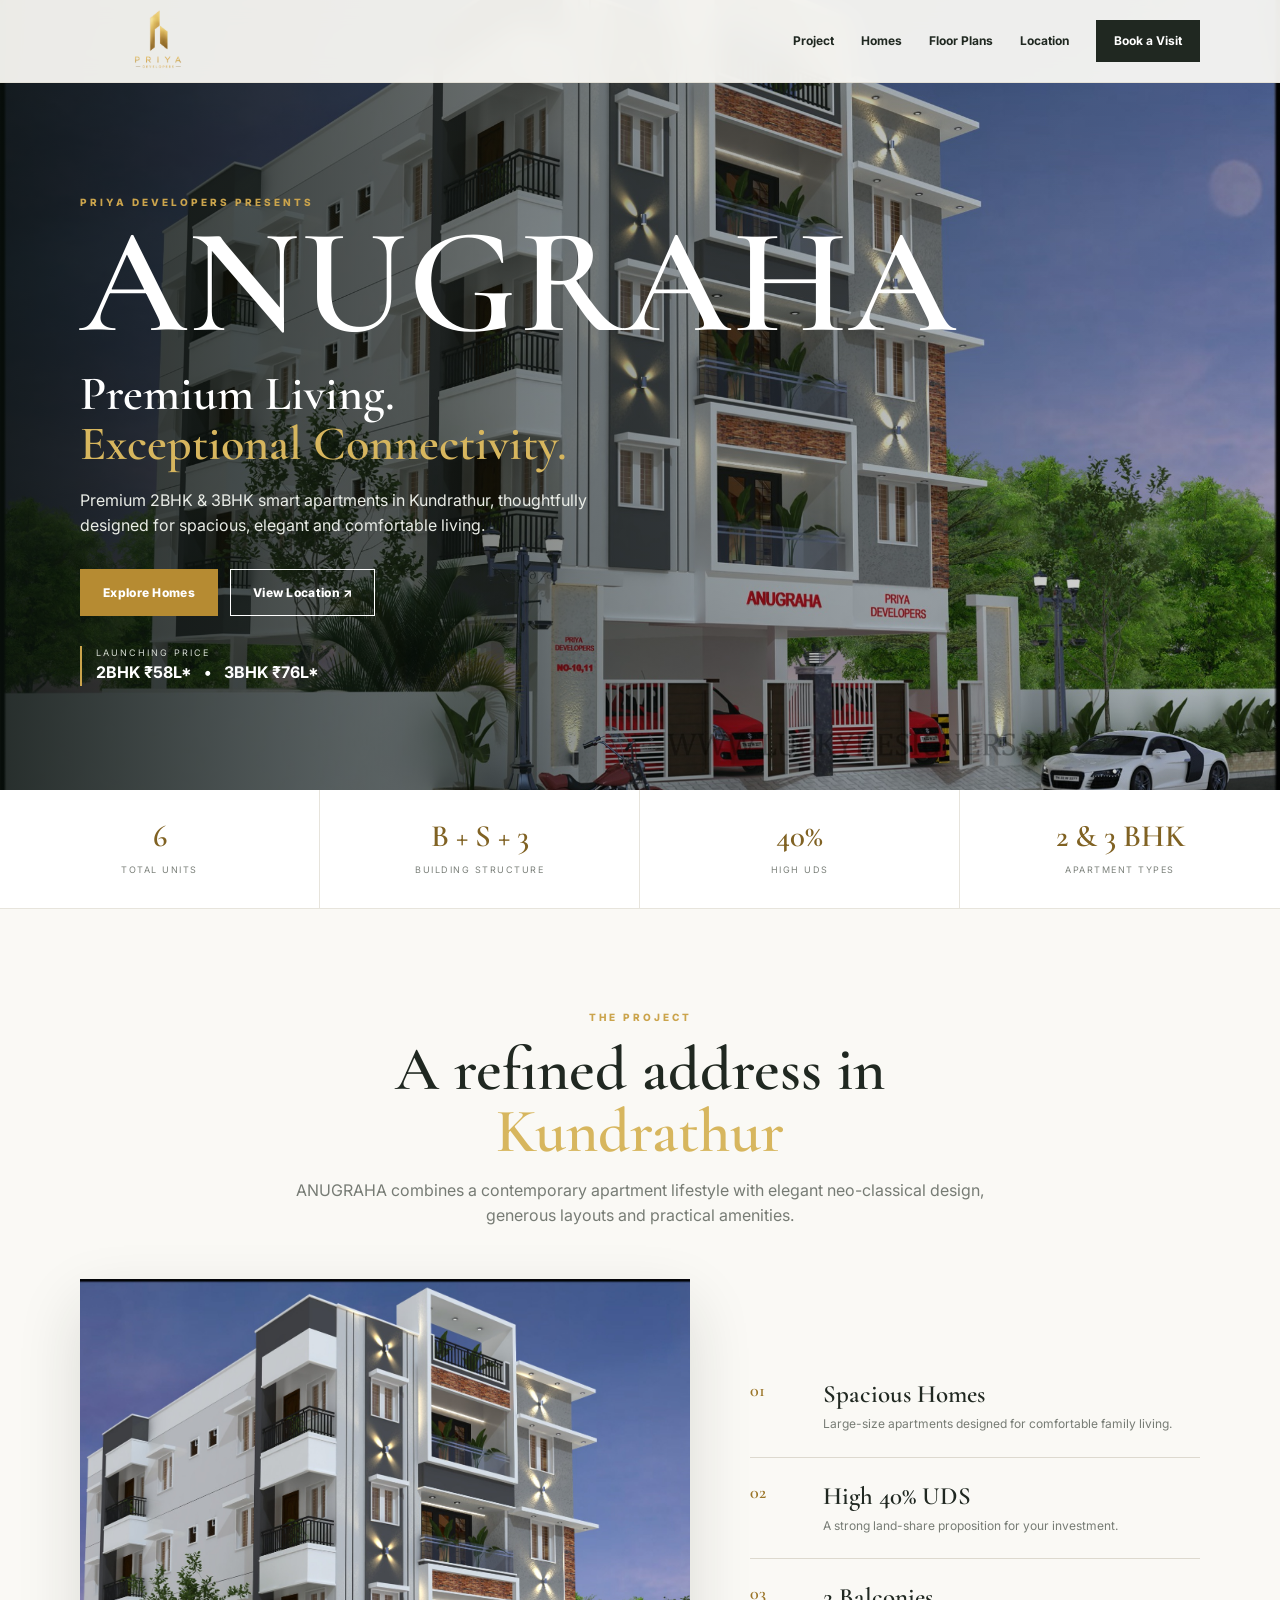
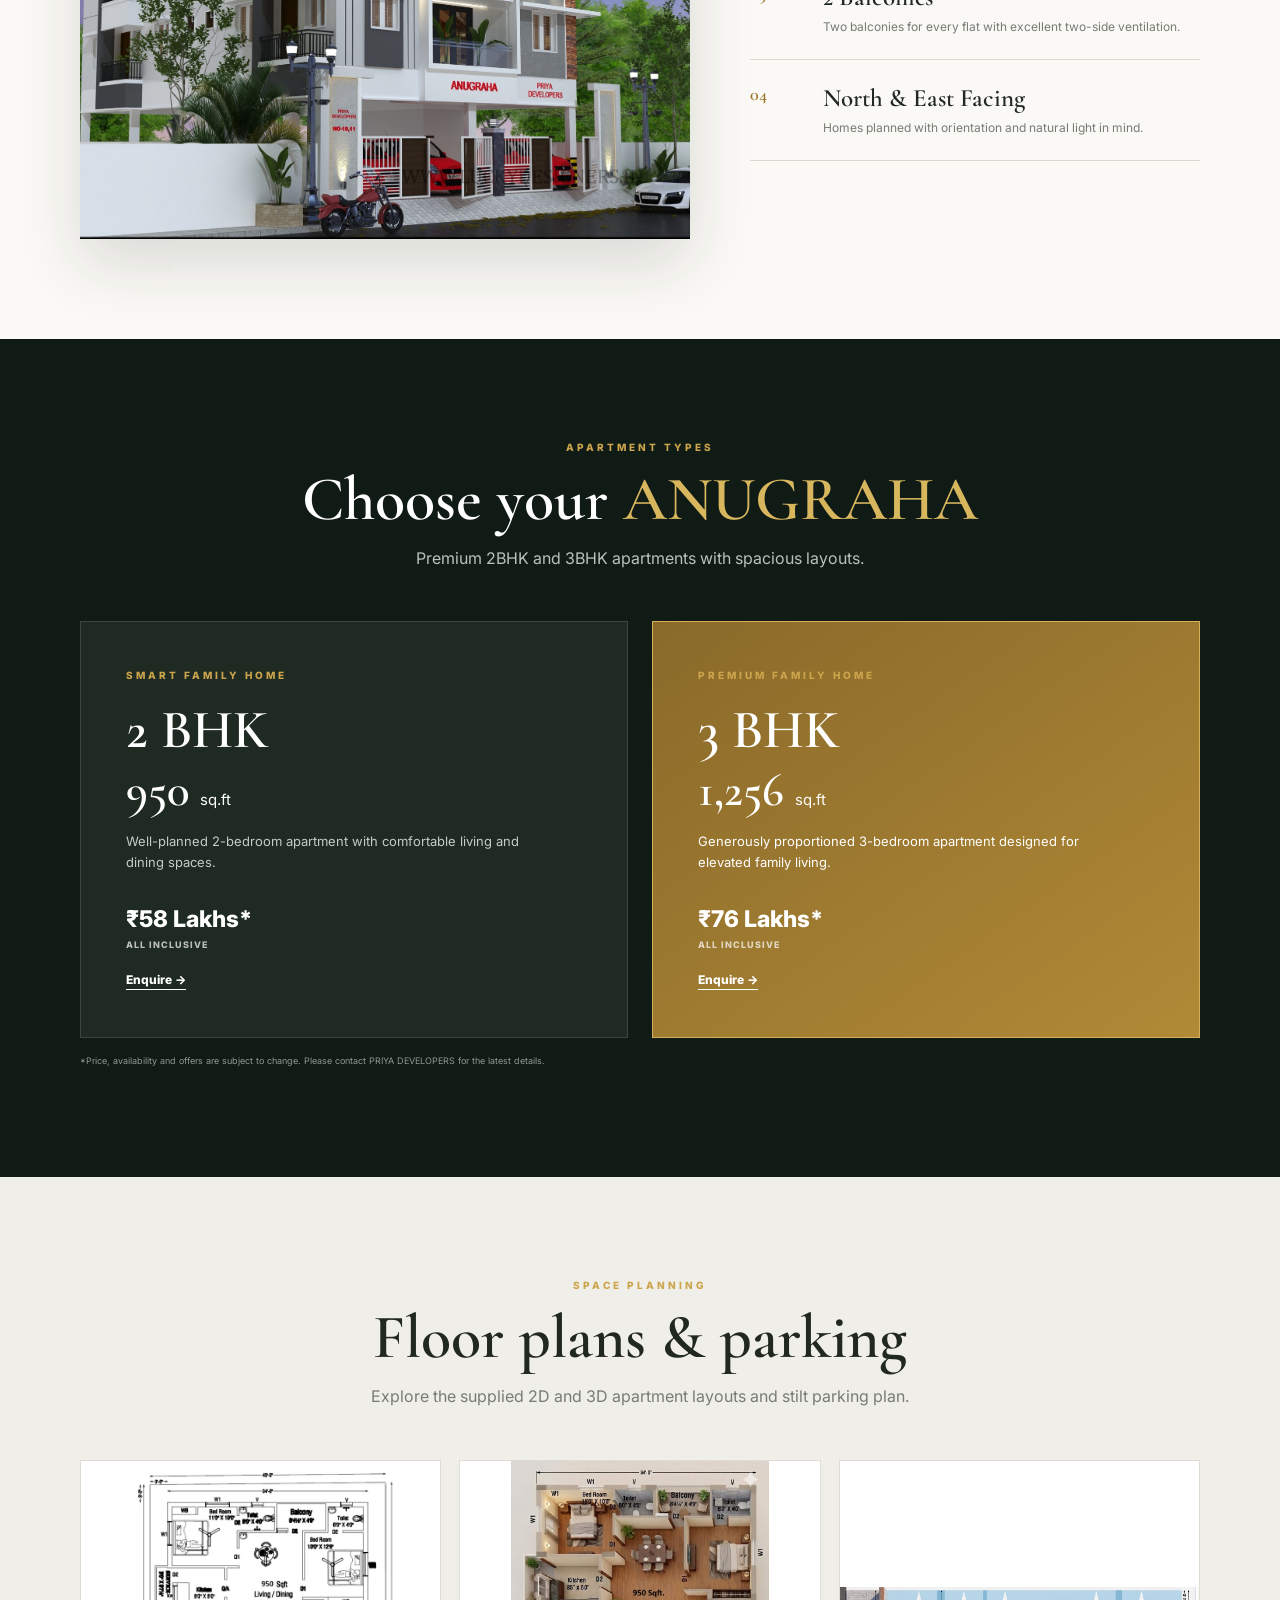
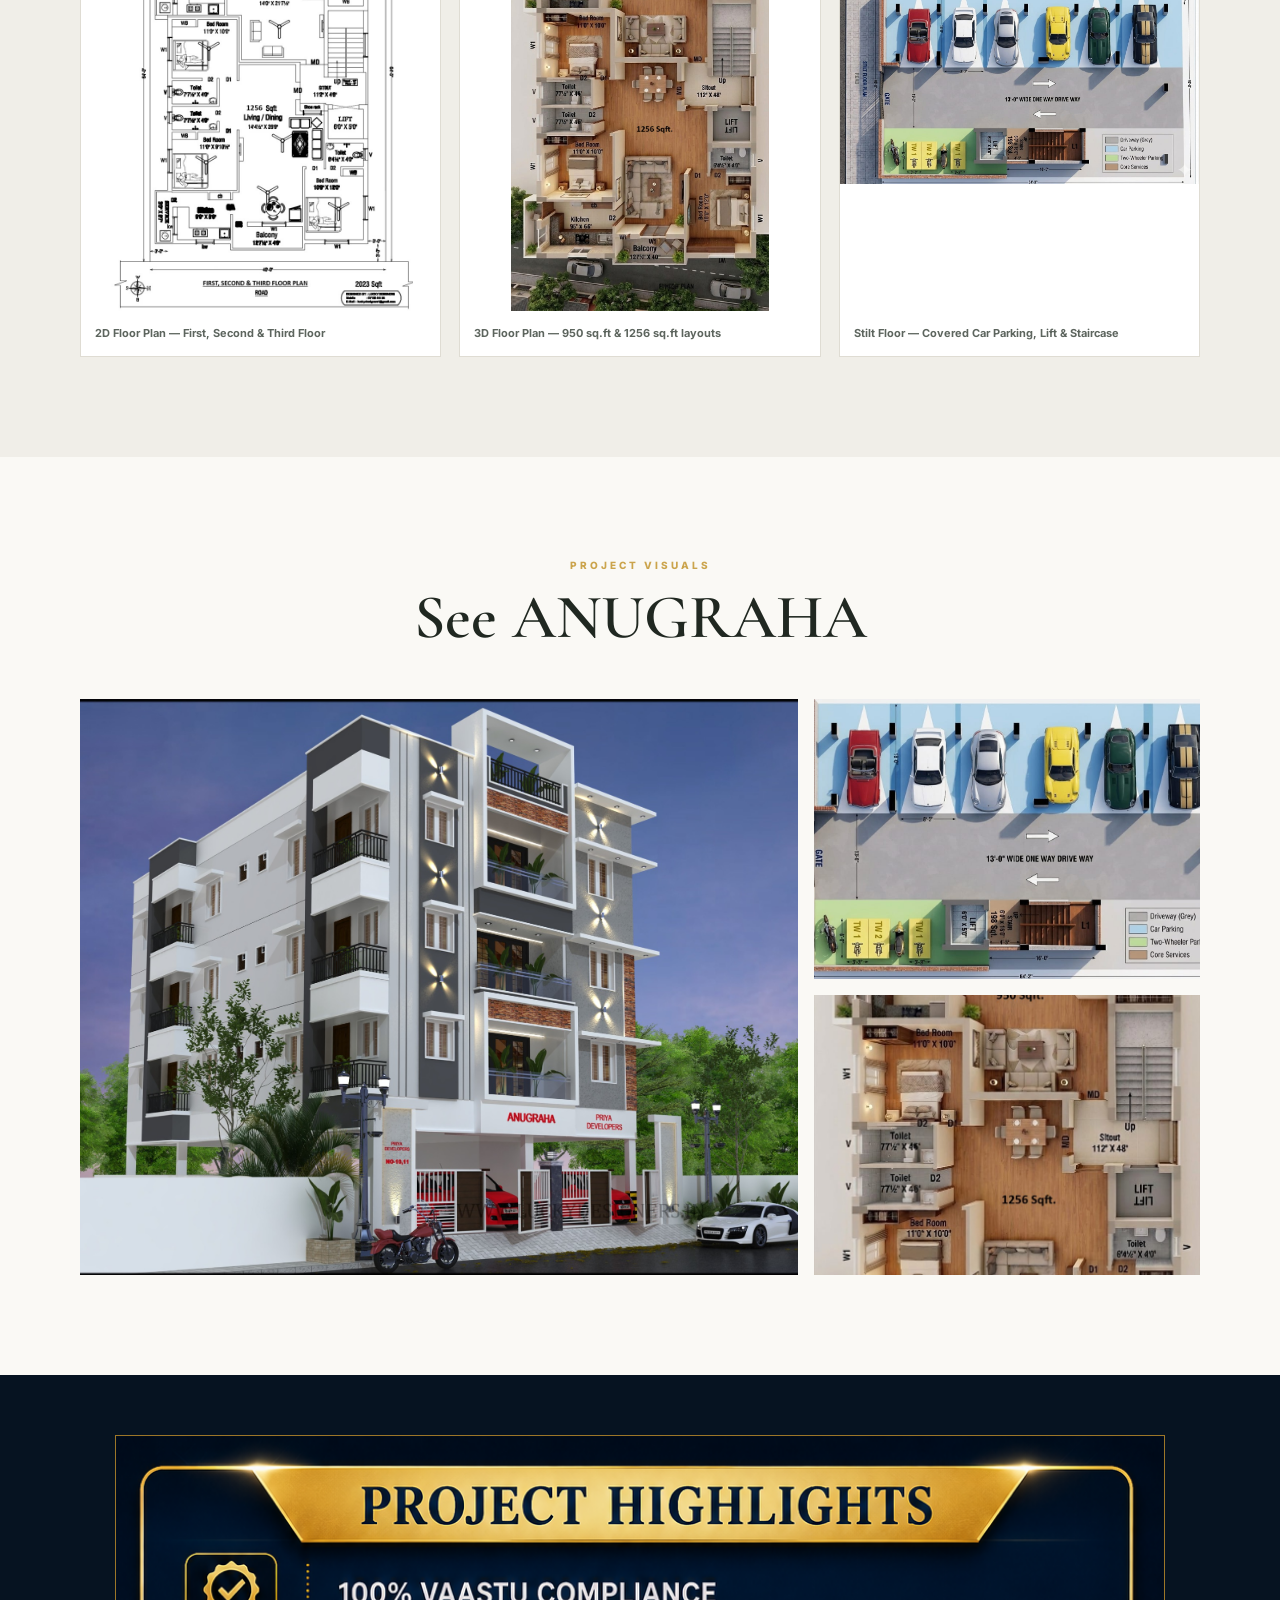
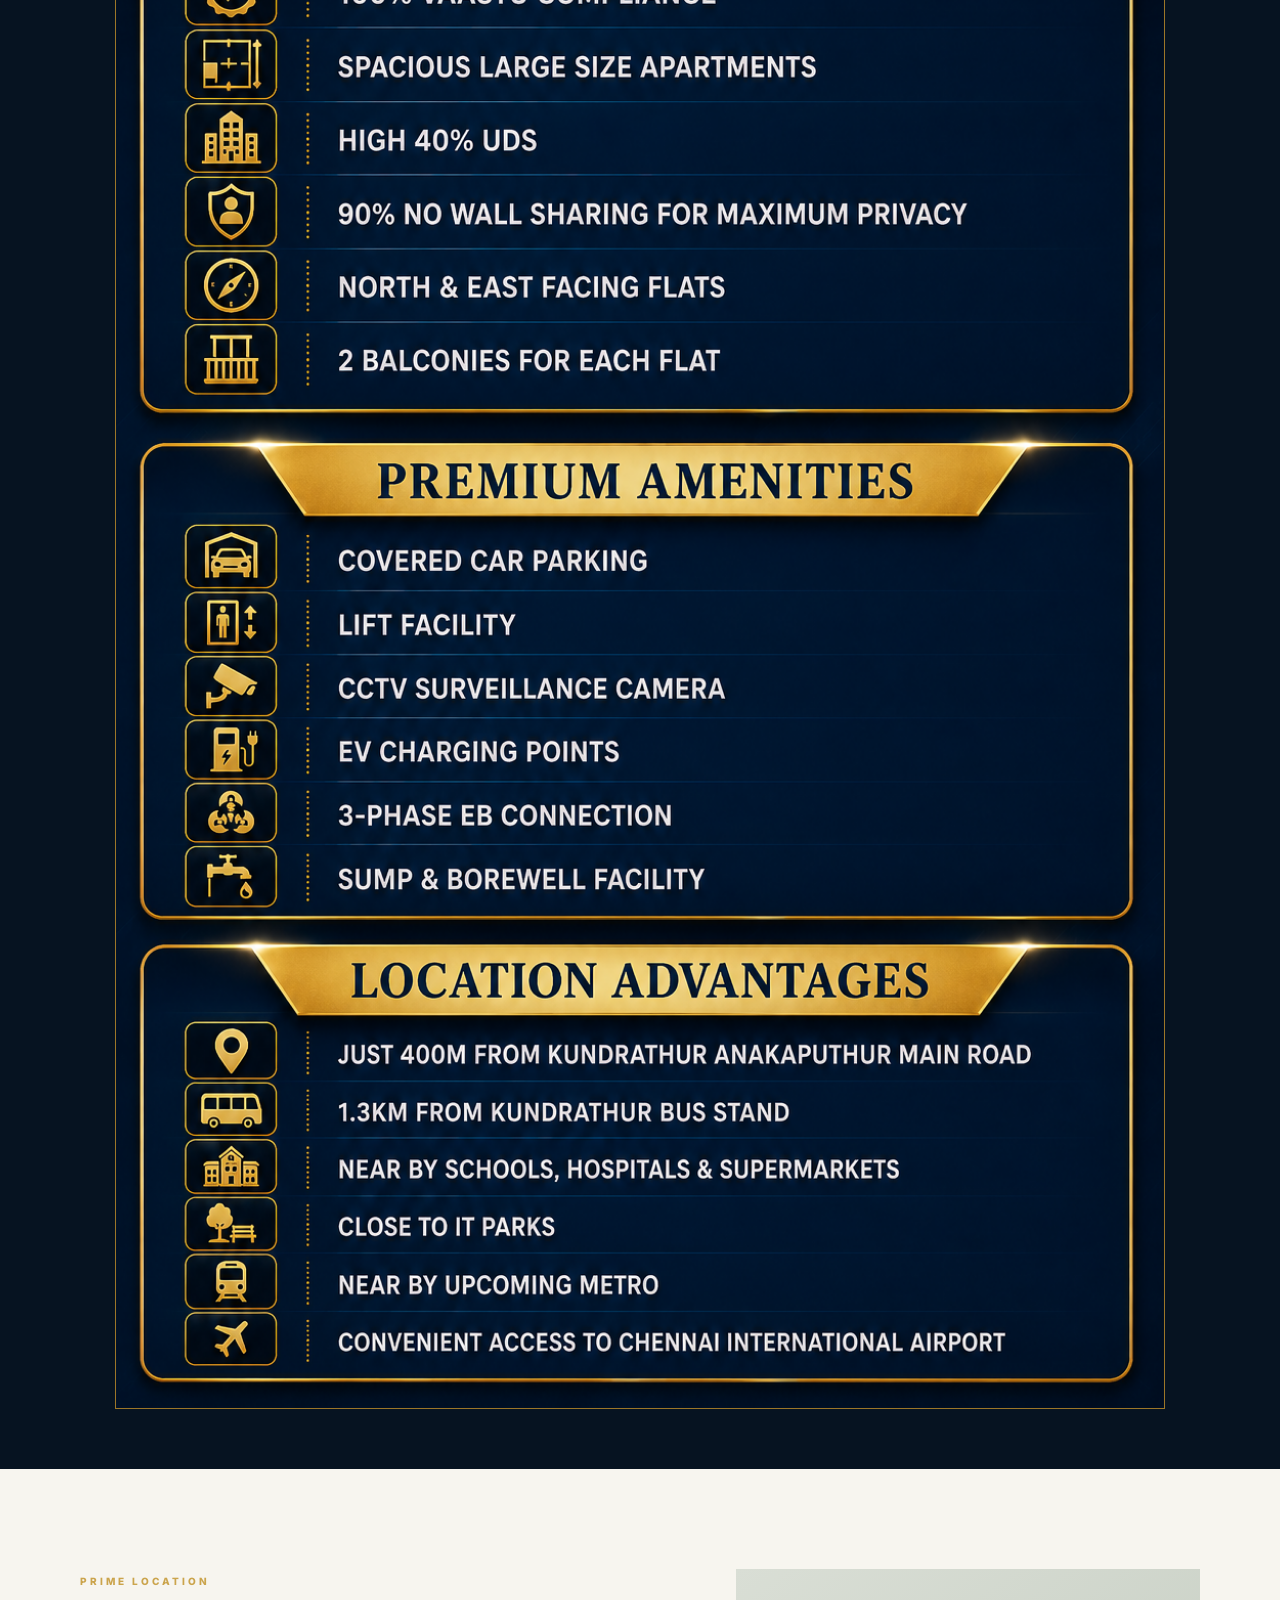
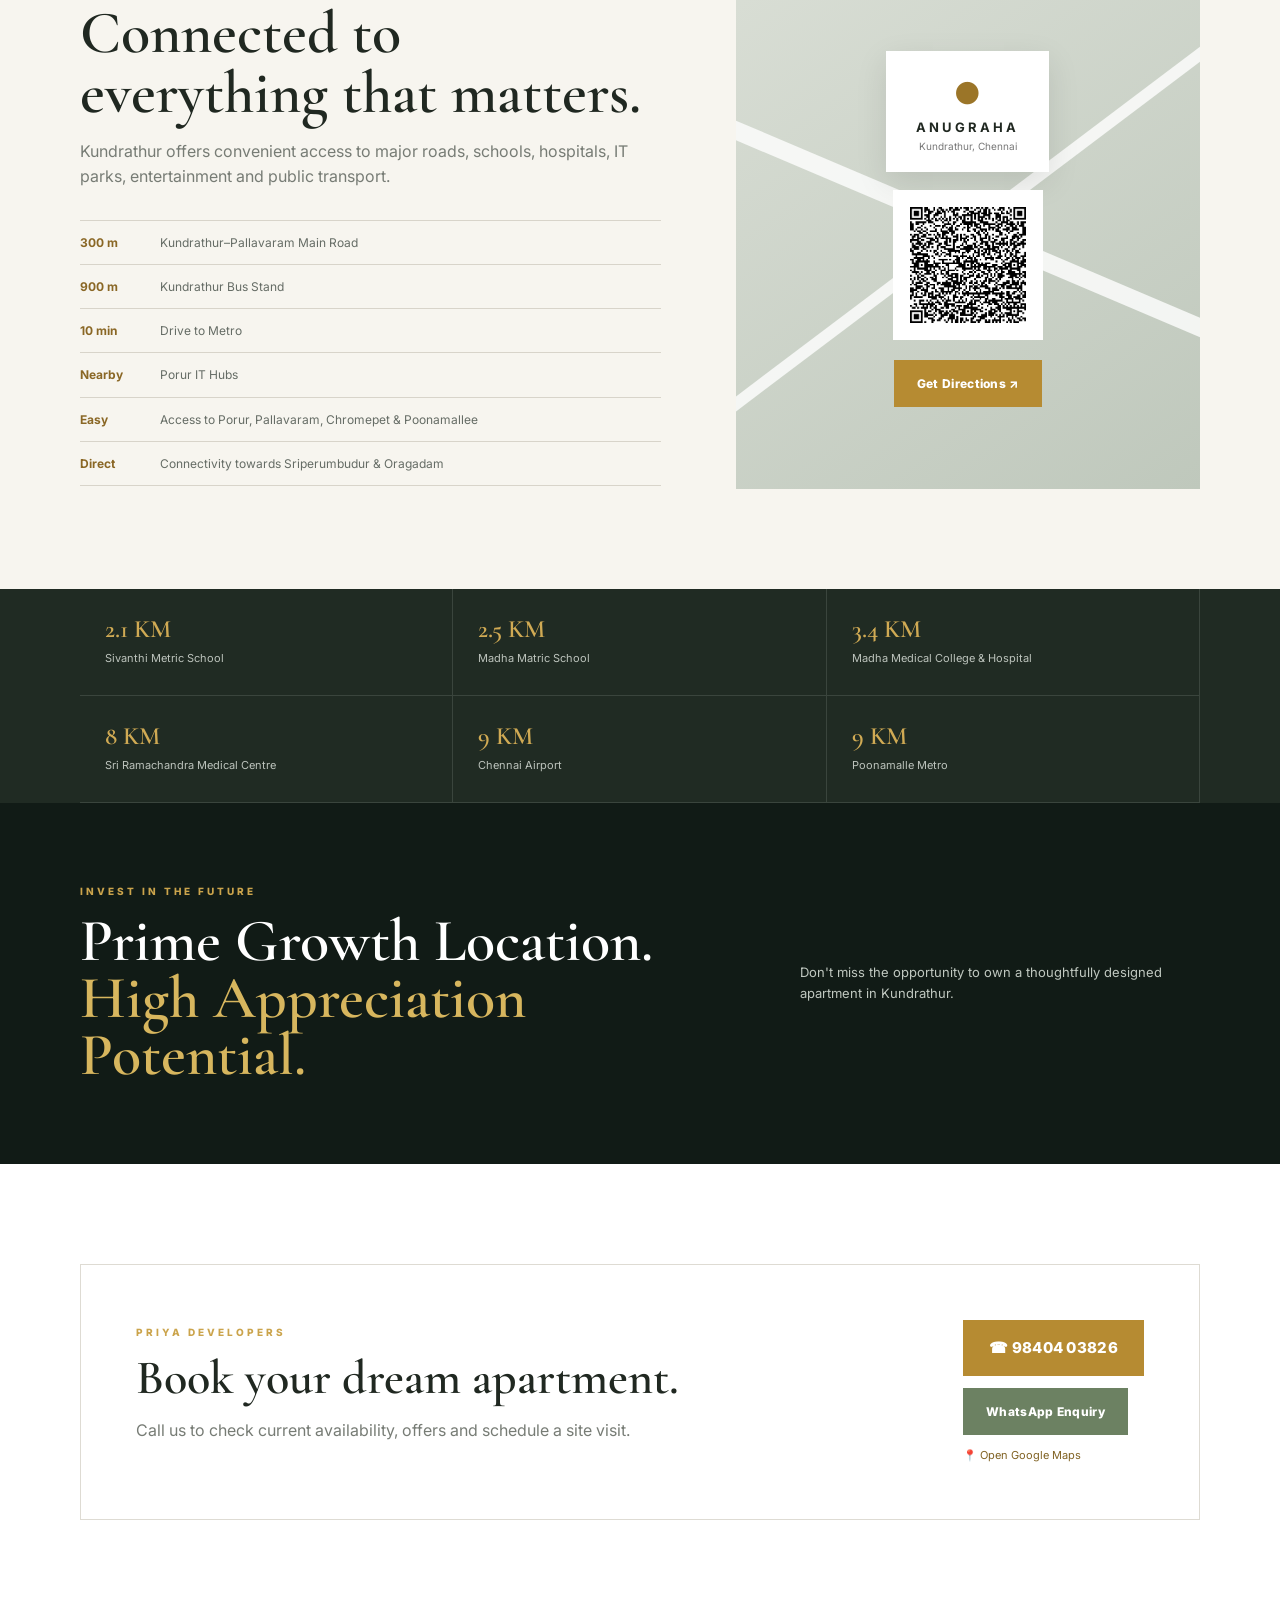
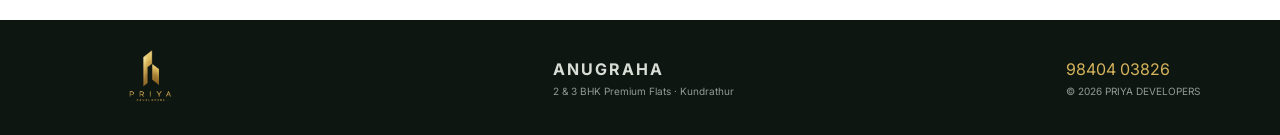
<file: index.html>
<!DOCTYPE html>
<html lang="en">
<head>
  <meta charset="UTF-8">
  <meta name="viewport" content="width=device-width, initial-scale=1.0">
  <meta name="description" content="ANUGRAHA by PRIYA DEVELOPERS — premium 2BHK and 3BHK apartments in Kundrathur, Chennai.">
  <title>ANUGRAHA | PRIYA DEVELOPERS</title>
  <link rel="preconnect" href="https://fonts.googleapis.com">
  <link rel="preconnect" href="https://fonts.gstatic.com" crossorigin>
  <link href="https://fonts.googleapis.com/css2?family=Cormorant+Garamond:wght@500;600;700&family=Inter:wght@400;500;600;700&display=swap" rel="stylesheet">
  <link rel="stylesheet" href="style.css">
</head>
<body>
<header class="header">
  <div class="container nav">
    <a href="#home" class="logo"><img src="assets/logo.png" alt="Priya Developers logo"></a>
    <nav>
      <a href="#project">Project</a>
      <a href="#homes">Homes</a>
      <a href="#plans">Floor Plans</a>
      <a href="#location">Location</a>
      <a href="#contact" class="nav-btn">Book a Visit</a>
    </nav>
    <button class="menu" aria-label="Menu">☰</button>
  </div>
</header>

<main>
<section id="home" class="hero">
  <img class="hero-photo" src="assets/anugraha-elevation.jpg" alt="ANUGRAHA apartment elevation">
  <div class="hero-shade"></div>
  <div class="container hero-content">
    <p class="kicker">PRIYA DEVELOPERS PRESENTS</p>
    <h1>ANUGRAHA</h1>
    <h2>Premium Living.<br><em>Exceptional Connectivity.</em></h2>
    <p class="hero-text">Premium 2BHK & 3BHK smart apartments in Kundrathur, thoughtfully designed for spacious, elegant and comfortable living.</p>
    <div class="actions">
      <a class="btn gold" href="#homes">Explore Homes</a>
      <a class="btn outline" href="https://maps.app.goo.gl/LwRZcQBRo2E1RZxv9?g_st=aw" target="_blank" rel="noopener">View Location ↗</a>
    </div>
    <div class="hero-price"><span>Launching Price</span><b>2BHK ₹58L* &nbsp; • &nbsp; 3BHK ₹76L*</b></div>
  </div>
</section>

<section class="stats">
  <div><b>6</b><span>Total Units</span></div>
  <div><b>B + S + 3</b><span>Building Structure</span></div>
  <div><b>40%</b><span>High UDS</span></div>
  <div><b>2 & 3 BHK</b><span>Apartment Types</span></div>
</section>

<section id="project" class="section">
  <div class="container">
    <div class="heading">
      <p class="kicker">THE PROJECT</p>
      <h2>A refined address in <em>Kundrathur</em></h2>
      <p>ANUGRAHA combines a contemporary apartment lifestyle with elegant neo-classical design, generous layouts and practical amenities.</p>
    </div>
    <div class="project-grid">
      <div class="image-card"><img src="assets/anugraha-elevation.jpg" alt="ANUGRAHA building"></div>
      <div class="project-copy">
        <div class="feature"><span>01</span><div><h3>Spacious Homes</h3><p>Large-size apartments designed for comfortable family living.</p></div></div>
        <div class="feature"><span>02</span><div><h3>High 40% UDS</h3><p>A strong land-share proposition for your investment.</p></div></div>
        <div class="feature"><span>03</span><div><h3>2 Balconies</h3><p>Two balconies for every flat with excellent two-side ventilation.</p></div></div>
        <div class="feature"><span>04</span><div><h3>North & East Facing</h3><p>Homes planned with orientation and natural light in mind.</p></div></div>
      </div>
    </div>
  </div>
</section>

<section id="homes" class="section dark">
  <div class="container">
    <div class="heading light-heading">
      <p class="kicker">APARTMENT TYPES</p>
      <h2>Choose your <em>ANUGRAHA</em></h2>
      <p>Premium 2BHK and 3BHK apartments with spacious layouts.</p>
    </div>
    <div class="home-grid">
      <article class="home-card">
        <p class="kicker">SMART FAMILY HOME</p>
        <h3>2 BHK</h3>
        <div class="size">950 <small>sq.ft</small></div>
        <p>Well-planned 2-bedroom apartment with comfortable living and dining spaces.</p>
        <div class="price">₹58 Lakhs* <small>All Inclusive</small></div>
        <a href="tel:+919840403826">Enquire →</a>
      </article>
      <article class="home-card featured">
        <p class="kicker">PREMIUM FAMILY HOME</p>
        <h3>3 BHK</h3>
        <div class="size">1,256 <small>sq.ft</small></div>
        <p>Generously proportioned 3-bedroom apartment designed for elevated family living.</p>
        <div class="price">₹76 Lakhs* <small>All Inclusive</small></div>
        <a href="tel:+919840403826">Enquire →</a>
      </article>
    </div>
    <p class="fineprint">*Price, availability and offers are subject to change. Please contact PRIYA DEVELOPERS for the latest details.</p>
  </div>
</section>

<section id="plans" class="section plans">
  <div class="container">
    <div class="heading">
      <p class="kicker">SPACE PLANNING</p>
      <h2>Floor plans & parking</h2>
      <p>Explore the supplied 2D and 3D apartment layouts and stilt parking plan.</p>
    </div>
    <div class="plan-grid">
      <figure><img src="assets/2d-floor-plan.jpg" alt="2D floor plan"><figcaption>2D Floor Plan — First, Second & Third Floor</figcaption></figure>
      <figure><img src="assets/3d-floor-plan.jpg" alt="3D floor plan"><figcaption>3D Floor Plan — 950 sq.ft & 1256 sq.ft layouts</figcaption></figure>
      <figure><img src="assets/stilt-parking.jpg" alt="Stilt floor parking plan"><figcaption>Stilt Floor — Covered Car Parking, Lift & Staircase</figcaption></figure>
    </div>
  </div>
</section>

<section class="section gallery">
  <div class="container">
    <div class="heading">
      <p class="kicker">PROJECT VISUALS</p>
      <h2>See ANUGRAHA</h2>
    </div>
    <div class="gallery-grid">
      <img class="wide" src="assets/anugraha-elevation.jpg" alt="ANUGRAHA elevation">
      <img src="assets/stilt-parking.jpg" alt="Stilt parking">
      <img src="assets/3d-floor-plan.jpg" alt="3D floor plan">
    </div>
  </div>
</section>

<section class="section highlights">
  <div class="container highlight-box">
    <img src="assets/highlights.png" alt="ANUGRAHA project highlights and amenities">
  </div>
</section>

<section id="location" class="section location">
  <div class="container location-grid">
    <div>
      <p class="kicker">PRIME LOCATION</p>
      <h2>Connected to everything that matters.</h2>
      <p class="intro">Kundrathur offers convenient access to major roads, schools, hospitals, IT parks, entertainment and public transport.</p>
      <div class="loc-list">
        <div><b>300 m</b><span>Kundrathur–Pallavaram Main Road</span></div>
        <div><b>900 m</b><span>Kundrathur Bus Stand</span></div>
        <div><b>10 min</b><span>Drive to Metro</span></div>
        <div><b>Nearby</b><span>Porur IT Hubs</span></div>
        <div><b>Easy</b><span>Access to Porur, Pallavaram, Chromepet & Poonamallee</span></div>
        <div><b>Direct</b><span>Connectivity towards Sriperumbudur & Oragadam</span></div>
      </div>
    </div>
    <div class="map-box">
      <div class="map-copy"><span class="pin">●</span><strong>ANUGRAHA</strong><span>Kundrathur, Chennai</span></div>
      <img src="assets/location-qr.png" alt="QR code for ANUGRAHA location">
      <a class="btn gold" href="https://maps.app.goo.gl/LwRZcQBRo2E1RZxv9?g_st=aw" target="_blank" rel="noopener">Get Directions ↗</a>
    </div>
  </div>
</section>

<section class="nearby">
  <div class="container nearby-grid">
    <div><b>2.1 KM</b><span>Sivanthi Metric School</span></div>
    <div><b>2.5 KM</b><span>Madha Matric School</span></div>
    <div><b>3.4 KM</b><span>Madha Medical College & Hospital</span></div>
    <div><b>8 KM</b><span>Sri Ramachandra Medical Centre</span></div>
    <div><b>9 KM</b><span>Chennai Airport</span></div>
    <div><b>9 KM</b><span>Poonamalle Metro</span></div>
  </div>
</section>

<section class="cta">
  <div class="container cta-inner">
    <div><p class="kicker">INVEST IN THE FUTURE</p><h2>Prime Growth Location.<br><em>High Appreciation Potential.</em></h2></div>
    <p>Don't miss the opportunity to own a thoughtfully designed apartment in Kundrathur.</p>
  </div>
</section>

<section id="contact" class="section contact">
  <div class="container contact-box">
    <div>
      <p class="kicker">PRIYA DEVELOPERS</p>
      <h2>Book your dream apartment.</h2>
      <p>Call us to check current availability, offers and schedule a site visit.</p>
    </div>
    <div class="contact-actions">
      <a class="btn gold big" href="tel:+919840403826">☎ 98404 03826</a>
      <a class="btn whatsapp" href="https://wa.me/919840403826?text=Hello%20Priya%20Developers%2C%20I%20am%20interested%20in%20ANUGRAHA%20apartments." target="_blank" rel="noopener">WhatsApp Enquiry</a>
      <a href="https://maps.app.goo.gl/LwRZcQBRo2E1RZxv9?g_st=aw" target="_blank" rel="noopener">📍 Open Google Maps</a>
    </div>
  </div>
</section>
</main>

<footer>
  <div class="container footer">
    <img src="assets/logo.png" alt="Priya Developers">
    <div><strong>ANUGRAHA</strong><span>2 & 3 BHK Premium Flats · Kundrathur</span></div>
    <div><a href="tel:+919840403826">98404 03826</a><span>© 2026 PRIYA DEVELOPERS</span></div>
  </div>
</footer>

<script src="script.js"></script>
</body>
</html>
</file>
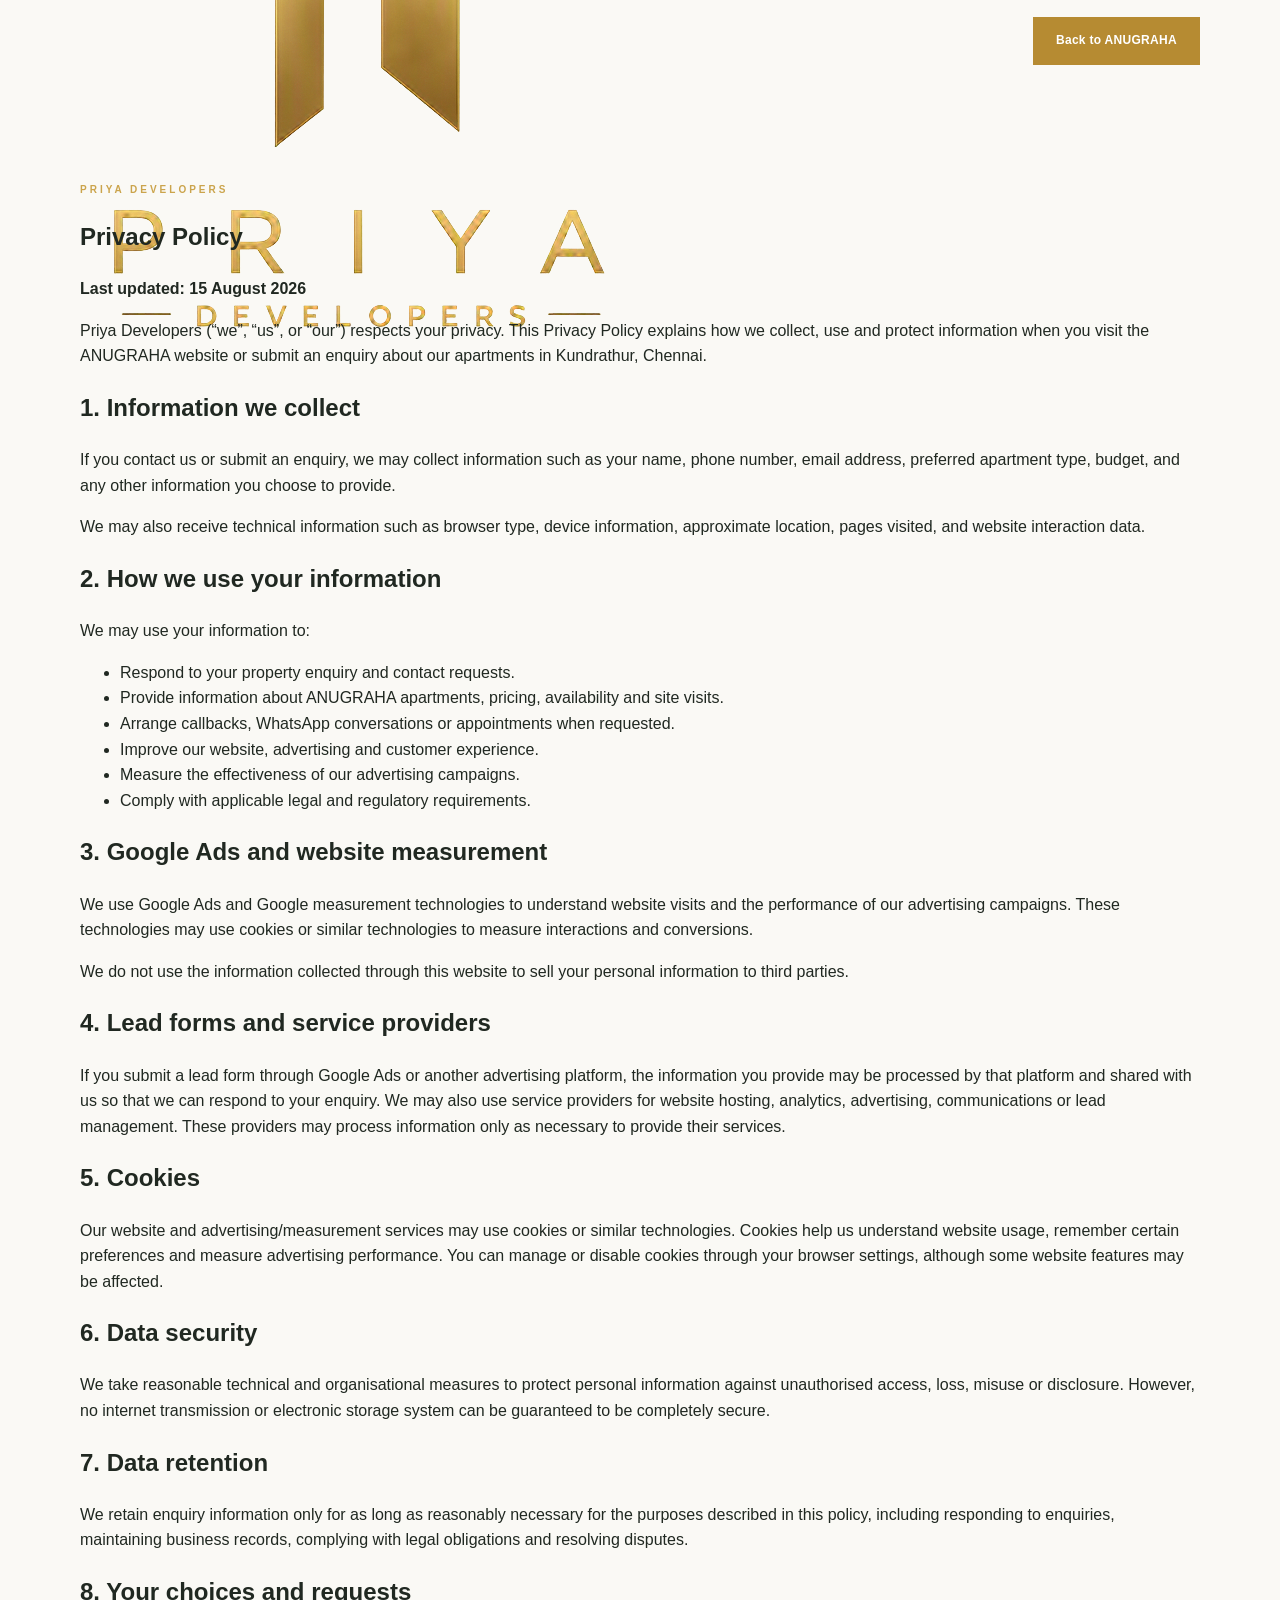
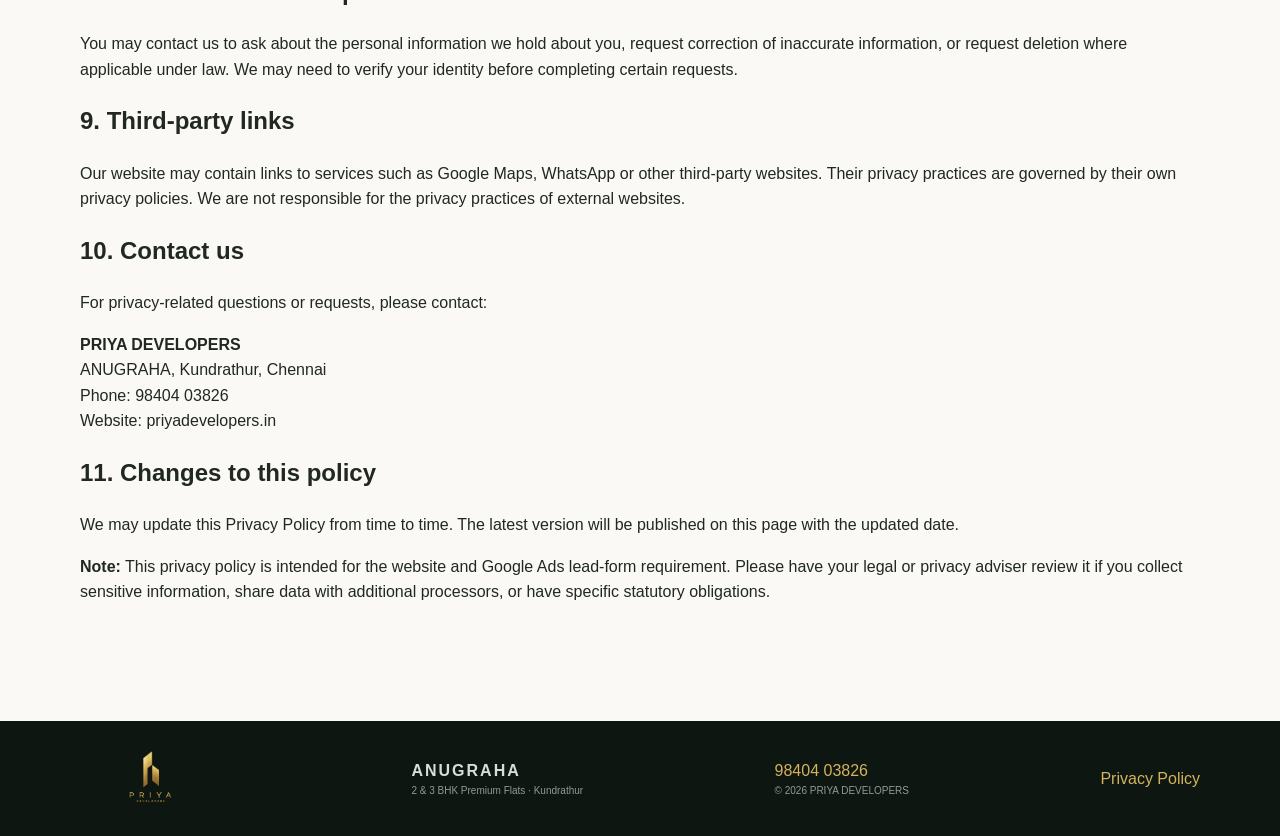
<file: privacy-policy.html>
<!DOCTYPE html>
<html lang="en">
<head>
  <meta charset="UTF-8">
  <meta name="viewport" content="width=device-width, initial-scale=1.0">
  <title>Privacy Policy | Priya Developers | ANUGRAHA</title>
  <meta name="description" content="Privacy Policy for Priya Developers and the ANUGRAHA project website in Kundrathur.">
  <link rel="stylesheet" href="style.css">
  <!-- Google tag (gtag.js) -->
  <script async src="https://www.googletagmanager.com/gtag/js?id=AW-18389945162"></script>
  <script>
    window.dataLayer = window.dataLayer || [];
    function gtag(){dataLayer.push(arguments);}
    gtag('js', new Date());
    gtag('config', 'AW-18389945162');
  </script>
</head>
<body>
<header class="site-header">
  <div class="container nav">
    <a class="brand" href="index.html" aria-label="Priya Developers home">
      <img src="assets/logo.png" alt="Priya Developers">
    </a>
    <a class="btn gold" href="index.html">Back to ANUGRAHA</a>
  </div>
</header>

<main>
  <section class="section">
    <div class="container legal-page">
      <p class="kicker">PRIYA DEVELOPERS</p>
      <h1>Privacy Policy</h1>
      <p><strong>Last updated: 15 August 2026</strong></p>

      <p>Priya Developers (“we”, “us”, or “our”) respects your privacy. This Privacy Policy explains how we collect, use and protect information when you visit the ANUGRAHA website or submit an enquiry about our apartments in Kundrathur, Chennai.</p>

      <h2>1. Information we collect</h2>
      <p>If you contact us or submit an enquiry, we may collect information such as your name, phone number, email address, preferred apartment type, budget, and any other information you choose to provide.</p>
      <p>We may also receive technical information such as browser type, device information, approximate location, pages visited, and website interaction data.</p>

      <h2>2. How we use your information</h2>
      <p>We may use your information to:</p>
      <ul>
        <li>Respond to your property enquiry and contact requests.</li>
        <li>Provide information about ANUGRAHA apartments, pricing, availability and site visits.</li>
        <li>Arrange callbacks, WhatsApp conversations or appointments when requested.</li>
        <li>Improve our website, advertising and customer experience.</li>
        <li>Measure the effectiveness of our advertising campaigns.</li>
        <li>Comply with applicable legal and regulatory requirements.</li>
      </ul>

      <h2>3. Google Ads and website measurement</h2>
      <p>We use Google Ads and Google measurement technologies to understand website visits and the performance of our advertising campaigns. These technologies may use cookies or similar technologies to measure interactions and conversions.</p>
      <p>We do not use the information collected through this website to sell your personal information to third parties.</p>

      <h2>4. Lead forms and service providers</h2>
      <p>If you submit a lead form through Google Ads or another advertising platform, the information you provide may be processed by that platform and shared with us so that we can respond to your enquiry. We may also use service providers for website hosting, analytics, advertising, communications or lead management. These providers may process information only as necessary to provide their services.</p>

      <h2>5. Cookies</h2>
      <p>Our website and advertising/measurement services may use cookies or similar technologies. Cookies help us understand website usage, remember certain preferences and measure advertising performance. You can manage or disable cookies through your browser settings, although some website features may be affected.</p>

      <h2>6. Data security</h2>
      <p>We take reasonable technical and organisational measures to protect personal information against unauthorised access, loss, misuse or disclosure. However, no internet transmission or electronic storage system can be guaranteed to be completely secure.</p>

      <h2>7. Data retention</h2>
      <p>We retain enquiry information only for as long as reasonably necessary for the purposes described in this policy, including responding to enquiries, maintaining business records, complying with legal obligations and resolving disputes.</p>

      <h2>8. Your choices and requests</h2>
      <p>You may contact us to ask about the personal information we hold about you, request correction of inaccurate information, or request deletion where applicable under law. We may need to verify your identity before completing certain requests.</p>

      <h2>9. Third-party links</h2>
      <p>Our website may contain links to services such as Google Maps, WhatsApp or other third-party websites. Their privacy practices are governed by their own privacy policies. We are not responsible for the privacy practices of external websites.</p>

      <h2>10. Contact us</h2>
      <p>For privacy-related questions or requests, please contact:</p>
      <p><strong>PRIYA DEVELOPERS</strong><br>
      ANUGRAHA, Kundrathur, Chennai<br>
      Phone: <a href="tel:+919840403826">98404 03826</a><br>
      Website: <a href="index.html">priyadevelopers.in</a></p>

      <h2>11. Changes to this policy</h2>
      <p>We may update this Privacy Policy from time to time. The latest version will be published on this page with the updated date.</p>

      <p class="legal-note"><strong>Note:</strong> This privacy policy is intended for the website and Google Ads lead-form requirement. Please have your legal or privacy adviser review it if you collect sensitive information, share data with additional processors, or have specific statutory obligations.</p>
    </div>
  </section>
</main>

<footer>
  <div class="container footer">
    <img src="assets/logo.png" alt="Priya Developers">
    <div><strong>ANUGRAHA</strong><span>2 & 3 BHK Premium Flats · Kundrathur</span></div>
    <div><a href="tel:+919840403826">98404 03826</a><span>© 2026 PRIYA DEVELOPERS</span></div>
    <div><a href="privacy-policy.html">Privacy Policy</a></div>
  </div>
</footer>
</body>
</html>
</file>
<file: style.css>
*{box-sizing:border-box}html{scroll-behavior:smooth}body{margin:0;background:#faf9f5;color:#202821;font-family:Inter,Arial,sans-serif;line-height:1.6}img{max-width:100%;display:block}a{text-decoration:none;color:inherit}.container{width:min(1120px,92%);margin:auto}.header{position:fixed;top:0;left:0;right:0;z-index:50;background:rgba(250,249,245,.94);backdrop-filter:blur(12px);border-bottom:1px solid #e4e1d8}.nav{height:82px;display:flex;align-items:center;justify-content:space-between}.logo img{width:155px;height:62px;object-fit:contain}.nav nav{display:flex;gap:27px;align-items:center;font-size:12px;font-weight:700}.nav nav a:hover{color:#9a7223}.nav-btn{background:#202821;color:#fff;padding:11px 18px}.menu{display:none;border:0;background:none;font-size:25px}.hero{height:790px;position:relative;display:flex;align-items:center;color:#fff;overflow:hidden}.hero-photo{position:absolute;inset:0;width:100%;height:100%;object-fit:cover;object-position:center}.hero-shade{position:absolute;inset:0;background:linear-gradient(90deg,rgba(8,15,11,.85),rgba(8,15,11,.35) 55%,rgba(8,15,11,.12))}.hero-content{position:relative;z-index:2;padding-top:90px}.kicker{font-size:10px;letter-spacing:3px;font-weight:800;color:#cba44c;margin:0 0 14px}.hero h1{font:600 clamp(76px,12vw,150px)/.78 "Cormorant Garamond",Georgia,serif;letter-spacing:2px;margin:0 0 28px}.hero h2{font:600 clamp(30px,4vw,48px)/1.05 "Cormorant Garamond",Georgia,serif;margin:0 0 18px}.hero h2 em,.heading h2 em,.cta h2 em{color:#d7b65e;font-style:normal}.hero-text{max-width:570px;color:#e9ece6}.actions{display:flex;gap:12px;margin:30px 0}.btn{display:inline-block;padding:13px 22px;border:1px solid transparent;font-size:12px;font-weight:800;letter-spacing:.3px}.gold{background:#b68b32;color:#fff}.gold:hover{background:#d0a94e}.outline{border-color:#fff;color:#fff}.outline:hover{background:#fff;color:#202821}.hero-price{border-left:2px solid #cba44c;padding-left:14px;margin-top:30px}.hero-price span{display:block;text-transform:uppercase;font-size:9px;letter-spacing:2px;color:#d3d9d0}.stats{display:grid;grid-template-columns:repeat(4,1fr);background:#fff;border-bottom:1px solid #e7e4dc}.stats div{text-align:center;padding:27px;border-right:1px solid #e7e4dc}.stats div:last-child{border:0}.stats b{display:block;font:600 31px "Cormorant Garamond",Georgia,serif;color:#806223}.stats span{font-size:9px;text-transform:uppercase;letter-spacing:1.5px;color:#7c817b}.section{padding:100px 0}.heading{text-align:center;max-width:700px;margin:0 auto 50px}.heading h2{font:600 clamp(42px,5vw,62px)/1 "Cormorant Garamond",Georgia,serif;margin:0 0 15px}.heading>p:last-child{color:#777c75;margin:auto}.project-grid{display:grid;grid-template-columns:1.15fr .85fr;gap:60px;align-items:center}.image-card{box-shadow:0 25px 60px rgba(27,36,30,.14);overflow:hidden}.image-card img{width:100%;height:560px;object-fit:cover}.project-copy{display:grid;gap:0}.feature{display:grid;grid-template-columns:55px 1fr;gap:18px;padding:23px 0;border-bottom:1px solid #ddd9cf}.feature>span{color:#9b7528;font:600 18px "Cormorant Garamond",Georgia,serif}.feature h3{font:600 25px "Cormorant Garamond",Georgia,serif;margin:0}.feature p{font-size:12px;color:#777c75;margin:5px 0 0}.dark{background:#111b16;color:#fff}.light-heading h2{color:#fff}.light-heading>p:last-child{color:#b9c1b9}.home-grid{display:grid;grid-template-columns:1fr 1fr;gap:24px}.home-card{padding:45px;background:#1e2a22;border:1px solid #39473d;min-height:390px}.home-card.featured{background:linear-gradient(145deg,#8a6a2a,#b18a37);border-color:#d4ae58}.home-card h3{font:600 54px "Cormorant Garamond",Georgia,serif;margin:0}.size{font:600 47px "Cormorant Garamond",Georgia,serif}.size small{font:15px Inter,Arial}.home-card>p:not(.kicker){font-size:13px;color:#c6ccc5;max-width:420px}.featured>p:not(.kicker){color:#fff}.price{margin-top:28px;font-size:23px;font-weight:800}.price small{display:block;font-size:9px;letter-spacing:1px;text-transform:uppercase;opacity:.7}.home-card>a{display:inline-block;margin-top:18px;border-bottom:1px solid currentColor;font-size:12px;font-weight:800}.fineprint{font-size:9px;color:#8f9890;margin-top:16px}.plans{background:#f0eee8}.plan-grid{display:grid;grid-template-columns:repeat(3,1fr);gap:18px}.plan-grid figure{margin:0;background:#fff;border:1px solid #dfdcd3}.plan-grid img{width:100%;height:450px;object-fit:contain;background:#fff}.plan-grid figcaption{padding:14px;font-size:11px;font-weight:700;color:#5d655e}.gallery-grid{display:grid;grid-template-columns:1.3fr .7fr;grid-template-rows:280px 280px;gap:16px}.gallery-grid img{width:100%;height:100%;object-fit:cover}.gallery-grid .wide{grid-row:span 2}.highlights{padding-top:60px;padding-bottom:60px;background:#061321}.highlight-box{max-width:1050px}.highlight-box img{width:100%;border:1px solid #9c7628}.location{background:#f7f5ef}.location-grid{display:grid;grid-template-columns:1fr .8fr;gap:75px;align-items:center}.location h2{font:600 clamp(40px,5vw,60px)/1 "Cormorant Garamond",Georgia,serif;margin:0 0 15px}.intro{color:#777c75}.loc-list{border-top:1px solid #d8d4ca;margin-top:30px}.loc-list div{display:grid;grid-template-columns:80px 1fr;padding:12px 0;border-bottom:1px solid #d8d4ca;font-size:12px}.loc-list b{color:#8a6725}.loc-list span{color:#656c65}.map-box{min-height:520px;background:linear-gradient(145deg,#d9ded5,#bfc8bc);display:flex;flex-direction:column;align-items:center;justify-content:center;position:relative;overflow:hidden}.map-box:before,.map-box:after{content:"";position:absolute;background:rgba(255,255,255,.8);height:18px;width:140%;transform:rotate(23deg)}.map-box:after{transform:rotate(-37deg);height:12px}.map-copy{position:relative;z-index:2;background:#fff;padding:18px 30px;text-align:center;box-shadow:0 10px 30px rgba(0,0,0,.1);margin-bottom:18px}.map-copy>*{display:block}.map-copy .pin{color:#9b7528;font-size:30px}.map-copy strong{letter-spacing:3px;font-size:13px}.map-copy span:last-child{font-size:10px;color:#777}.map-box img{position:relative;z-index:2;width:150px;background:#fff;padding:10px;margin-bottom:20px}.nearby{background:#202b23;color:#fff}.nearby-grid{display:grid;grid-template-columns:repeat(3,1fr)}.nearby-grid div{padding:25px;border-right:1px solid #3a453d;border-bottom:1px solid #3a453d}.nearby-grid b{display:block;color:#d0aa54;font:600 25px "Cormorant Garamond",Georgia,serif}.nearby-grid span{font-size:11px;color:#bdc4bd}.cta{background:#111b16;color:#fff;padding:80px 0}.cta-inner{display:flex;align-items:center;justify-content:space-between;gap:60px}.cta h2{font:600 clamp(40px,5vw,60px)/.95 "Cormorant Garamond",Georgia,serif;margin:0}.cta-inner>p{max-width:400px;color:#c0c8c0;font-size:13px}.contact{background:#fff}.contact-box{border:1px solid #dedbd3;padding:55px;display:flex;justify-content:space-between;gap:50px;align-items:center}.contact-box h2{font:600 48px/1 "Cormorant Garamond",Georgia,serif;margin:0 0 12px}.contact-box p:not(.kicker){color:#777c75}.contact-actions{display:flex;flex-direction:column;align-items:flex-start;gap:12px}.big{font-size:15px;padding:15px 25px}.whatsapp{border:1px solid #6c8162;background:#6c8162;color:#fff;padding:13px 22px;font-size:12px;font-weight:800}.contact-actions>a:last-child{font-size:11px;color:#806223}footer{background:#0e1611;color:#d8ded6;padding:30px 0}.footer{display:flex;justify-content:space-between;align-items:center;gap:30px}.footer img{width:140px;height:55px;object-fit:contain}.footer>div{display:flex;flex-direction:column}.footer strong{letter-spacing:2px}.footer span{font-size:10px;color:#929b92}.footer a{color:#d4b35c}@media(max-width:800px){.nav nav{display:none}.menu{display:block}.hero{height:700px}.stats{grid-template-columns:1fr 1fr}.stats div:nth-child(2){border-right:0}.project-grid,.location-grid{grid-template-columns:1fr}.image-card img{height:430px}.home-grid{grid-template-columns:1fr}.plan-grid{grid-template-columns:1fr}.plan-grid img{height:auto;max-height:600px}.gallery-grid{grid-template-columns:1fr;grid-template-rows:auto}.gallery-grid .wide{grid-row:auto}.gallery-grid img{height:360px}.nearby-grid{grid-template-columns:1fr 1fr}.cta-inner,.contact-box{display:block}.cta-inner>p{margin-top:25px}.contact-actions{margin-top:30px}.footer{flex-wrap:wrap}.logo img{width:130px}}@media(max-width:520px){.hero h1{font-size:80px}.actions{flex-direction:column;align-items:flex-start}.section{padding:75px 0}.stats b{font-size:25px}.feature{grid-template-columns:40px 1fr}.nearby-grid{grid-template-columns:1fr}.contact-box{padding:35px 25px}.contact-box h2{font-size:40px}.footer{display:block}.footer>div{margin-top:18px}}
</file>
